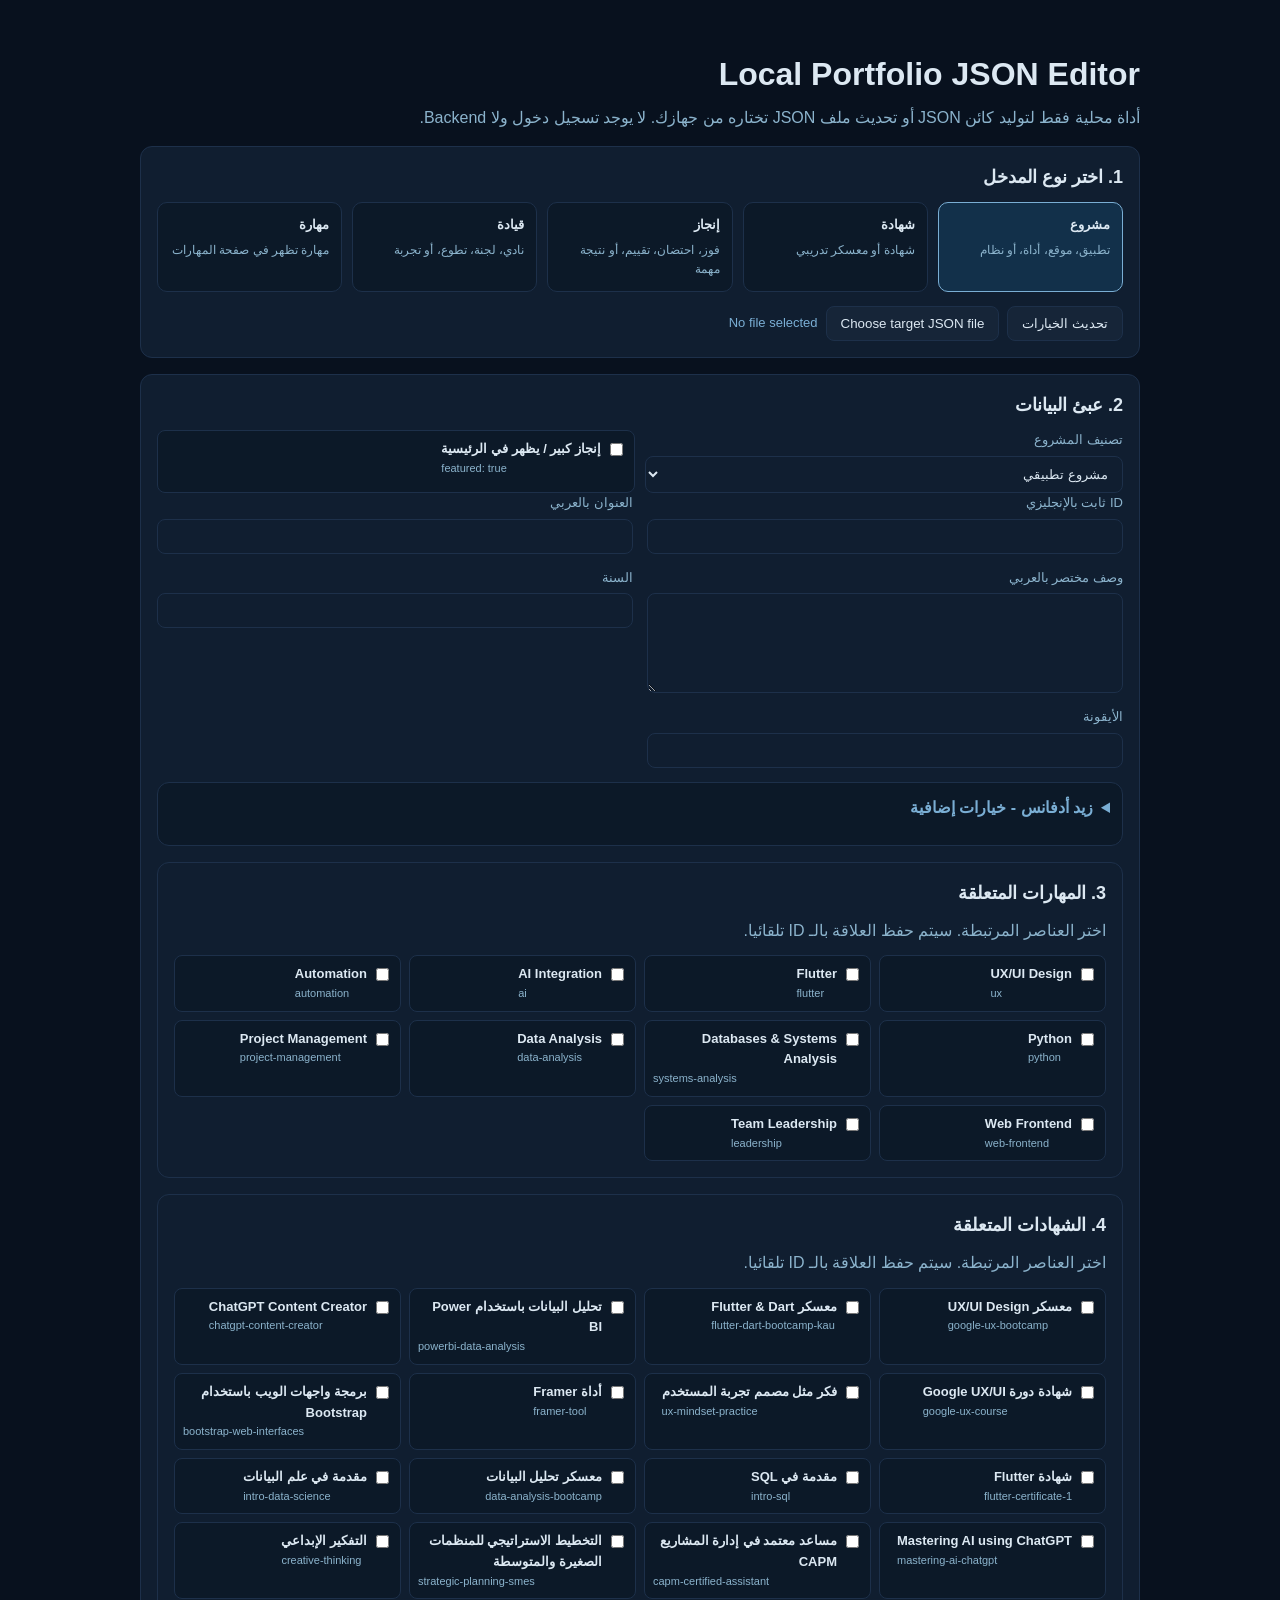
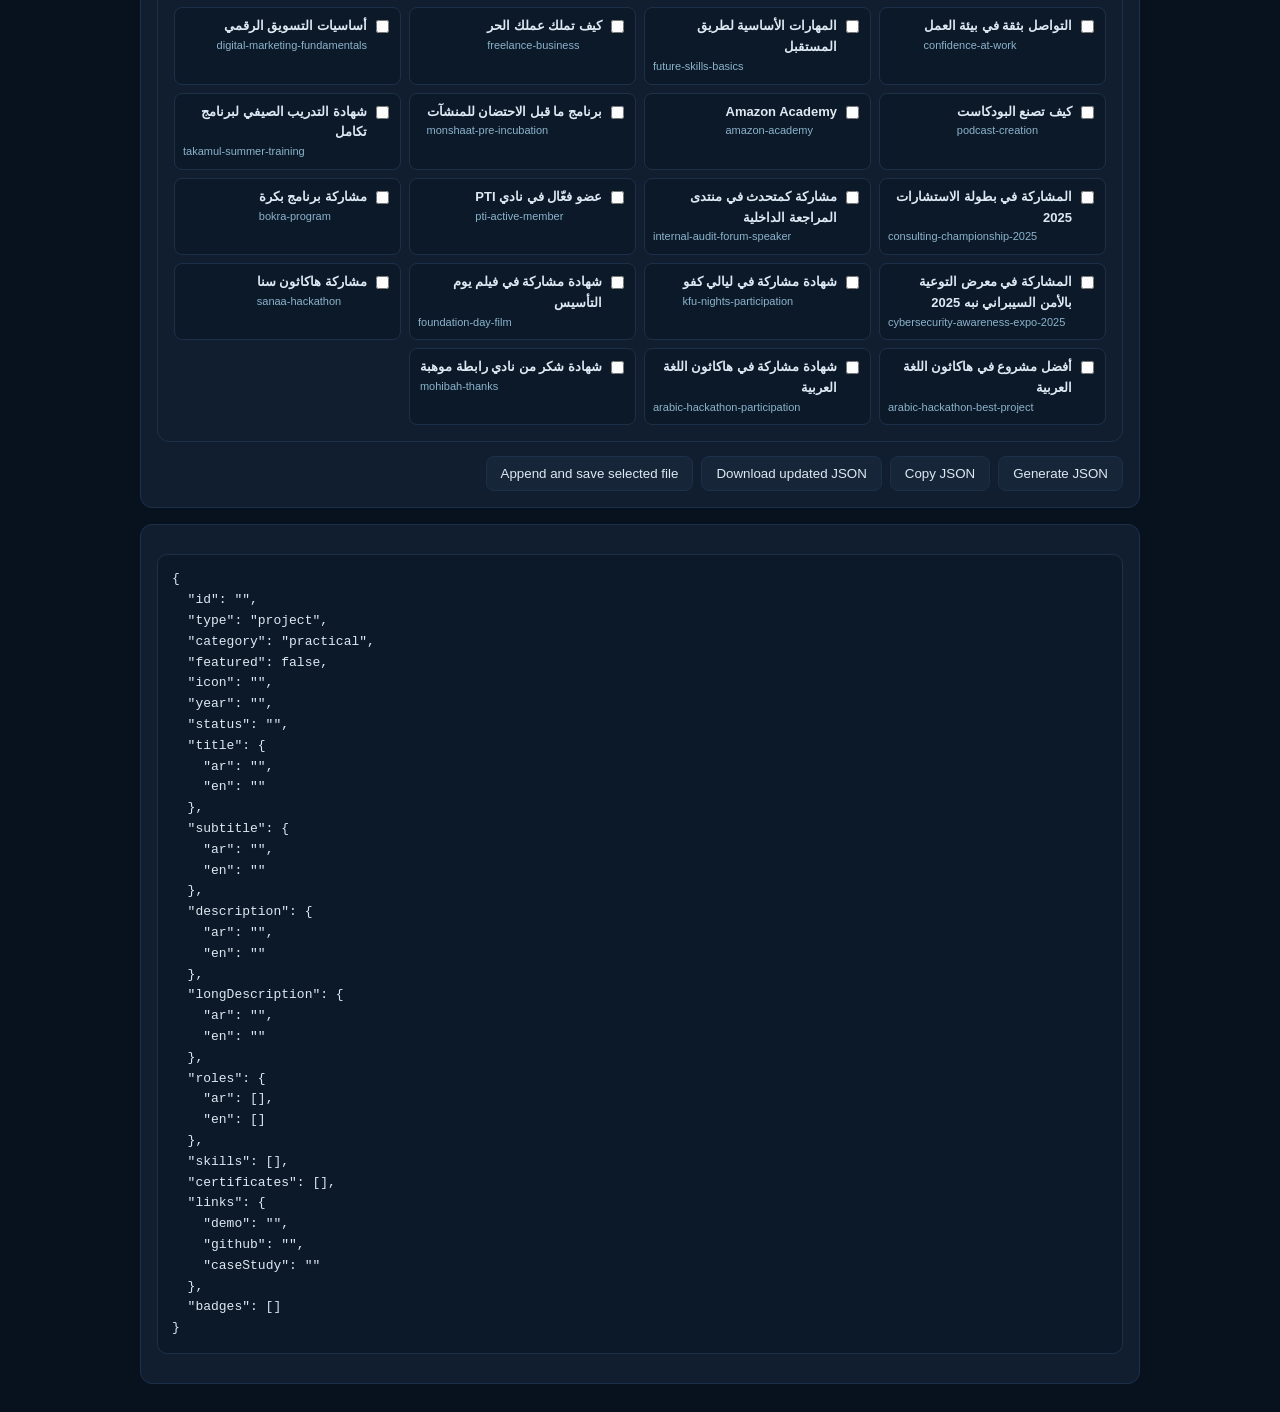
<file: tools/local-editor.html>
<!DOCTYPE html>
<html lang="ar" dir="rtl">
<head>
  <meta charset="UTF-8">
  <meta name="viewport" content="width=device-width, initial-scale=1.0">
  <title>Local Portfolio JSON Editor</title>
  <style>
    body { margin: 0; background: #08111e; color: #dce8f2; font-family: Arial, sans-serif; line-height: 1.6; }
    main { max-width: 1000px; margin: 0 auto; padding: 28px 18px; }
    h1 { margin-bottom: 4px; }
    h2 { margin: 0 0 10px; font-size: 18px; }
    p { color: #8bb3cc; margin: 0 0 12px; }
    .grid { display: grid; grid-template-columns: repeat(2, minmax(0, 1fr)); gap: 14px; }
    label { display: flex; flex-direction: column; gap: 5px; font-size: 13px; color: #8bb3cc; }
    input, textarea, select { border: 1px solid #1d304a; border-radius: 8px; background: #101e30; color: #dce8f2; padding: 9px 10px; }
    textarea { min-height: 80px; resize: vertical; }
    button { border: 1px solid #1d304a; border-radius: 8px; background: #162538; color: #dce8f2; padding: 9px 14px; cursor: pointer; }
    button:hover { border-color: #7aaed4; color: #7aaed4; }
    section { border: 1px solid #1d304a; border-radius: 12px; padding: 16px; margin-top: 16px; background: #101e30; }
    .row { display: flex; flex-wrap: wrap; gap: 8px; align-items: center; }
    .type-grid { display: grid; grid-template-columns: repeat(auto-fit, minmax(155px, 1fr)); gap: 10px; }
    .type-card { border: 1px solid #1d304a; border-radius: 10px; background: #0c1928; padding: 12px; cursor: pointer; color: #dce8f2; }
    .type-card input { display: none; }
    .type-card:has(input:checked) { border-color: #7aaed4; background: #12304a; }
    .type-title { display: block; font-weight: 700; }
    .type-help { display: block; color: #8bb3cc; font-size: 12px; }
    .checks { display: grid; grid-template-columns: repeat(auto-fill, minmax(210px, 1fr)); gap: 8px; }
    .checks label, .switch { flex-direction: row; align-items: flex-start; color: #dce8f2; background: #0c1928; border: 1px solid #1d304a; border-radius: 8px; padding: 8px; }
    .checks input, .switch input { margin-top: 4px; }
    .choice-title { display: block; font-weight: 700; font-size: 13px; }
    .choice-id { display: block; color: #8bb3cc; font-size: 11px; direction: ltr; text-align: left; }
    .quick { display: grid; grid-template-columns: repeat(auto-fit, minmax(210px, 1fr)); gap: 10px; }
    details.advanced { border: 1px solid #1d304a; border-radius: 12px; padding: 12px; margin-top: 14px; background: #0c1928; }
    details.advanced summary { cursor: pointer; color: #7aaed4; font-weight: 700; margin-bottom: 12px; }
    details.advanced[open] summary { margin-bottom: 14px; }
    pre { direction: ltr; text-align: left; white-space: pre-wrap; background: #0c1928; border: 1px solid #1d304a; border-radius: 10px; padding: 14px; overflow: auto; }
    .note { color: #7aaed4; font-size: 13px; }
    @media (max-width: 700px) { .grid { grid-template-columns: 1fr; } }
  </style>
</head>
<body>
  <main>
    <h1>Local Portfolio JSON Editor</h1>
    <p>أداة محلية فقط لتوليد كائن JSON أو تحديث ملف JSON تختاره من جهازك. لا يوجد تسجيل دخول ولا Backend.</p>

    <section>
      <h2>1. اختر نوع المدخل</h2>
      <div class="type-grid" id="typeCards"></div>
      <select id="type" hidden>
        <option value="project">Project</option>
        <option value="certificate">Certificate</option>
        <option value="achievement">Achievement</option>
        <option value="leadership">Leadership Item</option>
        <option value="skill">Skill</option>
      </select>
      <div class="row" style="margin-top:14px">
        <button id="loadRefs" type="button">تحديث الخيارات</button>
        <button id="openTarget" type="button">Choose target JSON file</button>
        <span class="note" id="fileStatus">No file selected</span>
      </div>
    </section>

    <section>
      <h2>2. عبئ البيانات</h2>
      <div class="quick" id="quickOptions"></div>
      <div class="grid" id="form"></div>
      <details class="advanced" id="advancedBox">
        <summary>زيد أدفانس - خيارات إضافية</summary>
        <div class="grid" id="advancedForm"></div>
      </details>
      <div id="relations"></div>
      <div class="row" style="margin-top:14px">
        <button id="generate" type="button">Generate JSON</button>
        <button id="copy" type="button">Copy JSON</button>
        <button id="download" type="button">Download updated JSON</button>
        <button id="save" type="button">Append and save selected file</button>
      </div>
    </section>

    <section>
      <pre id="output">{}</pre>
    </section>
  </main>

  <script>
    const refs = { skills: [], projects: [], certificates: [] };
    let selectedHandle = null;
    let selectedArray = [];

    const typeInfo = {
      project: ["مشروع", "تطبيق، موقع، أداة، أو نظام"],
      certificate: ["شهادة", "شهادة أو معسكر تدريبي"],
      achievement: ["إنجاز", "فوز، احتضان، تقييم، أو نتيجة مهمة"],
      leadership: ["قيادة", "نادي، لجنة، تطوع، أو تجربة"],
      skill: ["مهارة", "مهارة تظهر في صفحة المهارات"]
    };

    const fieldLabels = {
      id: "ID ثابت بالإنجليزي",
      icon: "الأيقونة",
      year: "السنة",
      status: "الحالة",
      title_ar: "العنوان بالعربي",
      title_en: "العنوان بالإنجليزي",
      subtitle_ar: "العنوان الفرعي بالعربي",
      subtitle_en: "العنوان الفرعي بالإنجليزي",
      description_ar: "وصف مختصر بالعربي",
      description_en: "وصف مختصر بالإنجليزي",
      longDescription_ar: "وصف تفصيلي بالعربي",
      longDescription_en: "وصف تفصيلي بالإنجليزي",
      roles_ar: "الأدوار بالعربي",
      roles_en: "الأدوار بالإنجليزي",
      name_ar: "الاسم بالعربي",
      name_en: "الاسم بالإنجليزي",
      issuer_ar: "الجهة بالعربي",
      issuer_en: "الجهة بالإنجليزي",
      organization_ar: "المنظمة بالعربي",
      organization_en: "المنظمة بالإنجليزي",
      items: "العناصر / الكلمات المفتاحية",
      url: "الرابط",
      updatedAt: "تاريخ الإضافة للبورتفوليو",
      image: "مسار الصورة",
      imageAlt_ar: "وصف الصورة بالعربي",
      imageAlt_en: "وصف الصورة بالإنجليزي",
      badge_ar: "نص شارة الإنجاز بالعربي",
      badge_en: "نص شارة الإنجاز بالإنجليزي"
    };

    const fields = {
      project: {
        basic: ["id", "title_ar", "description_ar", "year", "icon"],
        advanced: ["status", "subtitle_ar", "subtitle_en", "title_en", "description_en", "longDescription_ar", "longDescription_en", "roles_ar", "roles_en"]
      },
      certificate: {
        basic: ["id", "name_ar", "issuer_ar", "year"],
        advanced: ["name_en", "issuer_en", "url"]
      },
      achievement: {
        basic: ["id", "title_ar", "description_ar", "year"],
        advanced: ["title_en", "description_en", "updatedAt", "url", "image", "imageAlt_ar", "imageAlt_en"]
      },
      leadership: {
        basic: ["id", "title_ar", "organization_ar", "description_ar", "year"],
        advanced: ["icon", "title_en", "organization_en", "description_en"]
      },
      skill: {
        basic: ["id", "name_ar", "description_ar", "items"],
        advanced: ["icon", "name_en", "description_en"]
      }
    };

    function renderTypeCards() {
      const current = document.getElementById("type").value;
      document.getElementById("typeCards").innerHTML = Object.entries(typeInfo).map(([value, info]) => `
        <label class="type-card">
          <input type="radio" name="contentType" value="${value}" ${value === current ? "checked" : ""}>
          <span class="type-title">${info[0]}</span>
          <span class="type-help">${info[1]}</span>
        </label>
      `).join("");
      document.querySelectorAll("[name='contentType']").forEach((radio) => {
        radio.addEventListener("change", () => {
          document.getElementById("type").value = radio.value;
          renderForm();
        });
      });
    }

    function textField(name) {
      const area = name.includes("description") || name.includes("roles") || name === "items";
      const input = area ? document.createElement("textarea") : document.createElement("input");
      input.id = name;
      input.placeholder = name.includes("roles") || name === "items" ? "comma separated values" : "";
      const label = document.createElement("label");
      label.textContent = fieldLabels[name] || name;
      label.appendChild(input);
      return label;
    }

    function labelFor(item, group) {
      if (group === "skills") return item.name?.ar || item.name?.en || item.id;
      if (group === "projects") return item.title?.ar || item.title?.en || item.id;
      if (group === "certificates") return item.name?.ar || item.name?.en || item.id;
      return item.id;
    }

    function checkboxGroup(title, list, group) {
      const wrap = document.createElement("section");
      wrap.innerHTML = `<h2>${title}</h2><p>اختر العناصر المرتبطة. سيتم حفظ العلاقة بالـ ID تلقائيا.</p>`;
      const box = document.createElement("div");
      box.className = "checks";
      list.forEach((item) => {
        const label = document.createElement("label");
        label.innerHTML = `<input type="checkbox" data-group="${group}" value="${item.id}"><span><span class="choice-title">${labelFor(item, group)}</span><span class="choice-id">${item.id}</span></span>`;
        box.appendChild(label);
      });
      if (!list.length) box.innerHTML = `<p>اضغط Load reference JSON files لإظهار الخيارات.</p>`;
      wrap.appendChild(box);
      return wrap;
    }

    function renderQuickOptions(type) {
      const quick = document.getElementById("quickOptions");
      quick.innerHTML = "";
      if (type === "project") {
        quick.innerHTML = `
          <label>تصنيف المشروع
            <select id="category">
              <option value="practical">مشروع تطبيقي</option>
              <option value="achievement">إنجاز / هاكاثون</option>
            </select>
          </label>
          <label class="switch"><input id="featured" type="checkbox"><span><span class="choice-title">إنجاز كبير / يظهر في الرئيسية</span><span class="choice-id">featured: true</span></span></label>
        `;
      }
      if (type === "achievement") {
        quick.innerHTML = `<label class="switch"><input id="featured" type="checkbox"><span><span class="choice-title">إنجاز كبير / مميز</span><span class="choice-id">featured: true</span></span></label>`;
      }
    }

    function renderForm() {
      const type = document.getElementById("type").value;
      renderTypeCards();
      renderQuickOptions(type);
      const form = document.getElementById("form");
      const advancedForm = document.getElementById("advancedForm");
      const advancedBox = document.getElementById("advancedBox");
      form.innerHTML = "";
      advancedForm.innerHTML = "";
      fields[type].basic.forEach((name) => form.appendChild(textField(name)));
      fields[type].advanced.forEach((name) => advancedForm.appendChild(textField(name)));
      if (type === "project") {
        advancedForm.appendChild(textField("badge_ar"));
        advancedForm.appendChild(textField("badge_en"));
      }
      advancedBox.open = false;
      const relations = document.getElementById("relations");
      relations.innerHTML = "";
      if (["project", "certificate", "achievement", "leadership"].includes(type)) relations.appendChild(checkboxGroup("3. المهارات المتعلقة", refs.skills, "skills"));
      if (["certificate", "achievement"].includes(type)) relations.appendChild(checkboxGroup("4. المشاريع المتعلقة", refs.projects, "projects"));
      if (type === "project") relations.appendChild(checkboxGroup("4. الشهادات المتعلقة", refs.certificates, "certificates"));
      generate();
    }

    function value(id) {
      return document.getElementById(id)?.value.trim() || "";
    }

    function csv(id) {
      return value(id).split(",").map((item) => item.trim()).filter(Boolean);
    }

    function checked(group) {
      return [...document.querySelectorAll(`[data-group="${group}"]:checked`)].map((item) => item.value);
    }

    function isChecked(id) {
      return document.getElementById(id)?.checked || false;
    }

    function generate() {
      const type = document.getElementById("type").value;
      let obj;
      if (type === "project") {
        const badge = value("badge_ar") || value("badge_en") ? [{ type: isChecked("featured") ? "featured" : "default", label: { ar: value("badge_ar"), en: value("badge_en") } }] : [];
        obj = { id: value("id"), type: "project", category: value("category") || "practical", featured: isChecked("featured"), icon: value("icon"), year: value("year"), status: value("status"), title: { ar: value("title_ar"), en: value("title_en") }, subtitle: { ar: value("subtitle_ar"), en: value("subtitle_en") }, description: { ar: value("description_ar"), en: value("description_en") }, longDescription: { ar: value("longDescription_ar"), en: value("longDescription_en") }, roles: { ar: csv("roles_ar"), en: csv("roles_en") }, skills: checked("skills"), certificates: checked("certificates"), links: { demo: "", github: "", caseStudy: "" }, badges: badge };
      } else if (type === "certificate") {
        obj = { id: value("id"), name: { ar: value("name_ar"), en: value("name_en") }, issuer: { ar: value("issuer_ar"), en: value("issuer_en") }, year: value("year"), skills: checked("skills"), projects: checked("projects"), url: value("url") };
      } else if (type === "achievement") {
        obj = { id: value("id"), title: { ar: value("title_ar"), en: value("title_en") }, description: { ar: value("description_ar"), en: value("description_en") }, year: value("year"), updatedAt: value("updatedAt"), url: value("url"), image: value("image"), imageAlt: { ar: value("imageAlt_ar"), en: value("imageAlt_en") }, relatedProjects: checked("projects"), relatedSkills: checked("skills"), featured: isChecked("featured") };
      } else if (type === "leadership") {
        obj = { id: value("id"), icon: value("icon"), title: { ar: value("title_ar"), en: value("title_en") }, organization: { ar: value("organization_ar"), en: value("organization_en") }, year: value("year"), description: { ar: value("description_ar"), en: value("description_en") }, skills: checked("skills") };
      } else {
        obj = { id: value("id"), icon: value("icon"), name: { ar: value("name_ar"), en: value("name_en") }, description: { ar: value("description_ar"), en: value("description_en") }, items: csv("items") };
      }
      document.getElementById("output").textContent = JSON.stringify(obj, null, 2);
      return obj;
    }

    function assignRefData(name, data) {
      if (!Array.isArray(data)) return;
      if (name.includes("skill") || data.some((item) => item.name && item.items)) refs.skills = data;
      if (name.includes("project") || data.some((item) => item.longDescription && item.roles)) refs.projects = data;
      if (name.includes("certificate") || data.some((item) => item.issuer && item.projects)) refs.certificates = data;
    }

    async function loadRefs(interactive = true) {
      let loaded = false;
      for (const key of Object.keys(refs)) {
        try {
          refs[key] = await fetch(`../data/${key}.json`).then((res) => res.json());
          loaded = true;
        } catch {
          refs[key] = [];
        }
      }
      if (!loaded && interactive && window.showOpenFilePicker) {
        const handles = await showOpenFilePicker({
          multiple: true,
          types: [{ description: "Portfolio JSON", accept: { "application/json": [".json"] } }]
        });
        for (const handle of handles) {
          const file = await handle.getFile();
          assignRefData(file.name.toLowerCase(), JSON.parse(await file.text()));
        }
      } else if (!loaded && interactive) {
        alert("Could not auto-load reference JSON files. Open this tool through a local static server or use a browser with File System Access API.");
      }
      renderForm();
    }

    async function openTarget() {
      if (!window.showOpenFilePicker) {
        alert("File System Access API is not available. Use copy or download instead.");
        return;
      }
      [selectedHandle] = await showOpenFilePicker({ types: [{ description: "JSON", accept: { "application/json": [".json"] } }] });
      const file = await selectedHandle.getFile();
      selectedArray = JSON.parse(await file.text());
      document.getElementById("fileStatus").textContent = file.name;
    }

    function downloadUpdated() {
      const next = Array.isArray(selectedArray) ? [...selectedArray, generate()] : [generate()];
      const blob = new Blob([JSON.stringify(next, null, 2)], { type: "application/json" });
      const a = document.createElement("a");
      a.href = URL.createObjectURL(blob);
      a.download = `${document.getElementById("type").value}s.updated.json`;
      a.click();
      URL.revokeObjectURL(a.href);
    }

    async function saveSelected() {
      if (!selectedHandle) {
        alert("Choose a target JSON file first.");
        return;
      }
      const next = Array.isArray(selectedArray) ? [...selectedArray, generate()] : [generate()];
      const writable = await selectedHandle.createWritable();
      await writable.write(JSON.stringify(next, null, 2));
      await writable.close();
      selectedArray = next;
      alert("Saved.");
    }

    document.getElementById("type").addEventListener("change", renderForm);
    document.getElementById("loadRefs").addEventListener("click", () => loadRefs(true));
    document.getElementById("openTarget").addEventListener("click", openTarget);
    document.getElementById("generate").addEventListener("click", generate);
    document.getElementById("copy").addEventListener("click", () => navigator.clipboard.writeText(document.getElementById("output").textContent));
    document.getElementById("download").addEventListener("click", downloadUpdated);
    document.getElementById("save").addEventListener("click", saveSelected);
    document.addEventListener("input", generate);
    renderForm();
    loadRefs(false);
  </script>
</body>
</html>
</file>
